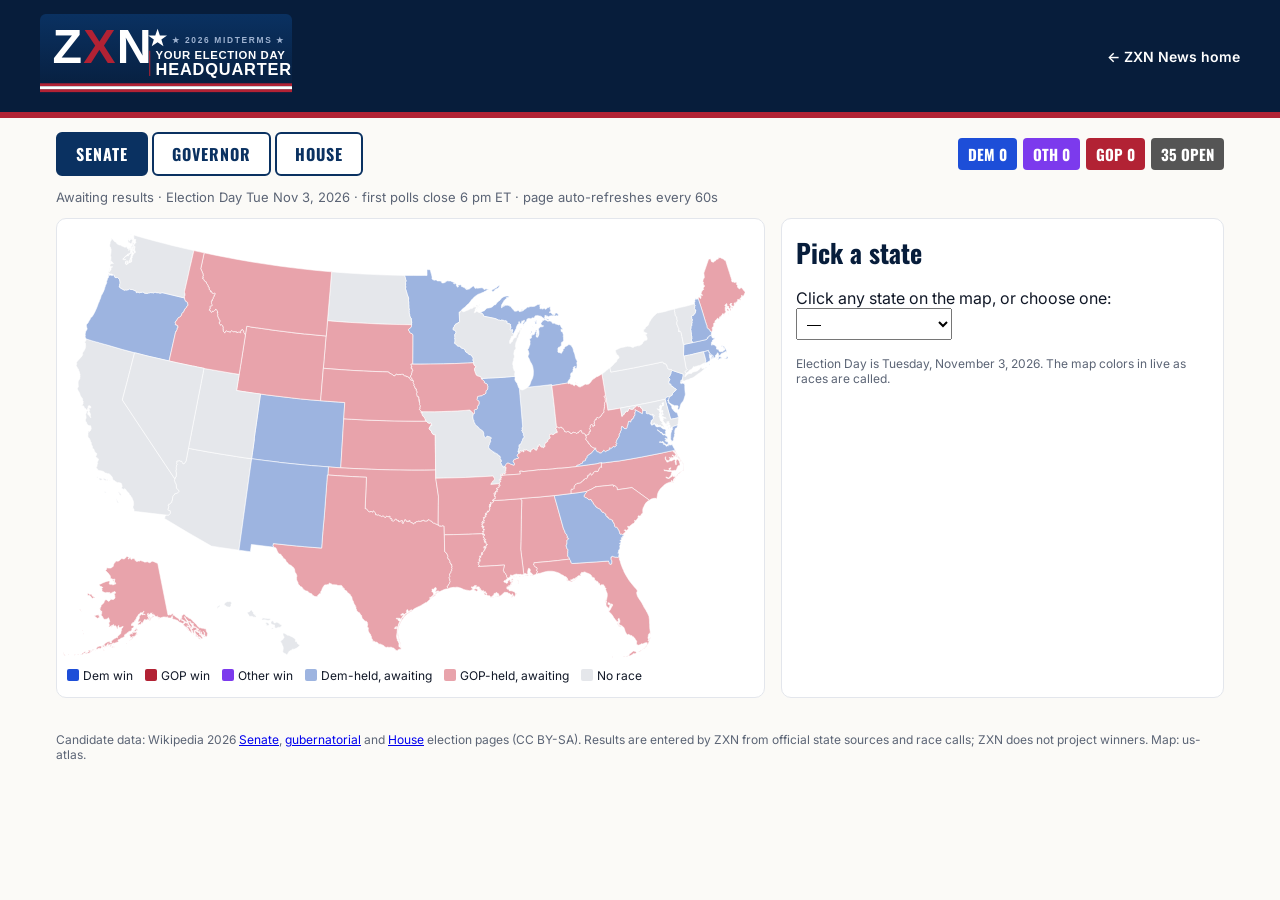
<file: election/index.html>
<!doctype html><html lang="en"><head><meta charset="utf-8"><meta name="viewport" content="width=device-width,initial-scale=1">
<title>ZXN · Your Election Day Headquarters · 2026 Midterms</title>
<link rel="icon" href="../assets/election/zxn-icon.svg">
<link href="https://fonts.googleapis.com/css2?family=Oswald:wght@500;700&family=Inter:wght@400;600;800&display=swap" rel="stylesheet">
<style>
:root{--red:#B22234;--blue:#0A3161;--navy:#071d3b;--line:#e3e6ec;--muted:#5b6475;--paper:#fbfaf7}
*{box-sizing:border-box}body{margin:0;font-family:Inter,system-ui,sans-serif;background:var(--paper);color:#111827}
header{background:var(--navy);padding:14px 16px;border-bottom:6px solid var(--red)}
header .in{max-width:1200px;margin:auto;display:flex;align-items:center;gap:16px;flex-wrap:wrap;justify-content:space-between}
header img{height:84px;max-width:100%}header a.home{color:#fff;font-weight:600;text-decoration:none;font-size:14px}
.wrap{max-width:1200px;margin:auto;padding:14px 16px}
.bar{display:flex;gap:10px;flex-wrap:wrap;align-items:center;justify-content:space-between}
.tabs button{font:700 16px Oswald,sans-serif;letter-spacing:1px;border:2px solid var(--blue);background:#fff;color:var(--blue);padding:8px 18px;cursor:pointer;border-radius:6px}
.tabs button.on{background:var(--blue);color:#fff}
#status{font-size:13px;color:var(--muted)}#status b{color:var(--red)}
.count{display:flex;gap:6px;font:700 15px Oswald,sans-serif}.count span{padding:5px 10px;border-radius:4px;color:#fff}
.grid{display:grid;grid-template-columns:1.6fr 1fr;gap:16px}@media(max-width:860px){.grid{grid-template-columns:1fr}header img{height:60px}}
#map{background:#fff;border:1px solid var(--line);border-radius:10px;padding:6px}svg{width:100%;height:auto;display:block}
path.st{stroke:#fff;stroke-width:.8;cursor:pointer}path.st:hover{stroke:#111;stroke-width:2}path.sel{stroke:#000;stroke-width:2.5}
.legend{display:flex;gap:12px;flex-wrap:wrap;font-size:12px;margin:8px 4px}.legend i{display:inline-block;width:12px;height:12px;border-radius:2px;margin-right:4px;vertical-align:-1px}
#panel{background:#fff;border:1px solid var(--line);border-radius:10px;padding:14px;max-height:640px;overflow:auto}
#panel h2{font:700 26px Oswald,sans-serif;margin:0 0 4px;color:var(--navy)}.race{border-top:1px solid var(--line);padding:10px 0}
.race h3{margin:0 0 4px;font:600 16px Oswald,sans-serif;color:var(--blue)}.meta{font-size:12px;color:var(--muted);margin-bottom:6px}
.c{display:flex;justify-content:space-between;padding:4px 6px;border-left:5px solid #999;margin:3px 0;background:#f6f7f9;font-size:14px}
.c.D{border-color:#1d4ed8}.c.R{border-color:var(--red)}.c.win{font-weight:800;background:#fff6d6}
.tag{font-size:11px;font-weight:800;padding:2px 6px;border-radius:3px;background:#eee}.tag.live{background:var(--red);color:#fff}
footer{font-size:12px;color:var(--muted);padding:20px 16px;max-width:1200px;margin:auto}
select{padding:6px;font-size:14px}
</style></head><body>
<header><div class="in"><img src="../assets/election/zxn-election-logo.svg" alt="ZXN — Your Election Day Headquarters"><a class="home" href="../">← ZXN News home</a></div></header>
<div class="wrap">
 <div class="bar"><div class="tabs"><button data-k="senate" class="on">SENATE</button> <button data-k="governor">GOVERNOR</button> <button data-k="house">HOUSE</button></div>
 <div class="count" id="count"></div></div>
 <p id="status">Loading…</p>
 <div class="grid"><div id="map"><svg id="svg" viewBox="0 0 975 610"></svg>
  <div class="legend"><span><i style="background:#1d4ed8"></i>Dem win</span><span><i style="background:#B22234"></i>GOP win</span><span><i style="background:#7c3aed"></i>Other win</span><span><i style="background:#9db4e0"></i>Dem-held, awaiting</span><span><i style="background:#e8a3ab"></i>GOP-held, awaiting</span><span><i style="background:#e5e7eb"></i>No race</span></div></div>
 <div id="panel"><h2>Pick a state</h2><p>Click any state on the map, or choose one: <select id="pick"></select></p><p class="meta">Election Day is Tuesday, November 3, 2026. The map colors in live as races are called.</p></div></div>
</div>
<footer>Candidate data: Wikipedia 2026 <a href="https://en.wikipedia.org/wiki/2026_United_States_Senate_elections">Senate</a>, <a href="https://en.wikipedia.org/wiki/2026_United_States_gubernatorial_elections">gubernatorial</a> and <a href="https://en.wikipedia.org/wiki/2026_United_States_House_of_Representatives_elections">House</a> election pages (CC BY-SA). Results are entered by ZXN from official state sources and race calls; ZXN does not project winners. Map: us-atlas.</footer>
<script src="vendor/d3.min.js"></script><script src="vendor/topojson.min.js"></script>
<script>
const D={},K={tab:"senate",sel:null,res:{races:{}},polls:{}};
const pc=p=>/^(Dem|DFL)/i.test(p)?"D":/^Rep/i.test(p)?"R":"O";
const COL={D:"#1d4ed8",R:"#B22234",O:"#7c3aed"},LIGHT={D:"#9db4e0",R:"#e8a3ab",O:"#d8c8f5"};
const key=(t,r)=>t+":"+(t==="governor"?r.state:r.label);
const esc=s=>String(s).replace(/[&<>"]/g,c=>({"&":"&amp;","<":"&lt;",">":"&gt;",'"':"&quot;"}[c]));
function racesFor(st){return (D[K.tab]||[]).filter(r=>r.state===st)}
function color(st){const rs=racesFor(st);if(!rs.length)return"#e5e7eb";
 const won=rs.map(r=>K.res.races[key(K.tab,r)]).filter(x=>x&&x.called);
 if(won.length){const c={};won.forEach(w=>c[pc(w.party)]=(c[pc(w.party)]||0)+1);const top=Object.entries(c).sort((a,b)=>b[1]-a[1])[0][0];return COL[top]}
 const c={};rs.forEach(r=>{const p=pc(r.incumbent_party||"");c[p]=(c[p]||0)+1});return LIGHT[Object.entries(c).sort((a,b)=>b[1]-a[1])[0][0]]}
function paint(){d3.selectAll("path.st").attr("fill",d=>color(d.properties.name)).classed("sel",d=>d.properties.name===K.sel);
 const rs=D[K.tab]||[];const c={D:0,R:0,O:0};rs.forEach(r=>{const w=K.res.races[key(K.tab,r)];if(w&&w.called)c[pc(w.party)]++});
 document.getElementById("count").innerHTML=`<span style="background:#1d4ed8">DEM ${c.D}</span><span style="background:#7c3aed">OTH ${c.O}</span><span style="background:#B22234">GOP ${c.R}</span><span style="background:#555">${rs.length-c.D-c.R-c.O} OPEN</span>`;
 if(K.sel)show(K.sel)}
function show(st){K.sel=st;const rs=racesFor(st);const p=document.getElementById("panel");
 const name={senate:"Senate",governor:"Governor",house:"House"}[K.tab];
 let h=`<h2>${esc(st)} · ${name}</h2><p class="meta">Polls close: ${esc(K.polls[st]||K.polls[st+" (special)"]||"see state election office")}</p>`;
 if(!rs.length)h+=`<p>No ${name} race in ${esc(st)} in 2026.</p>`;
 rs.forEach(r=>{const w=K.res.races[key(K.tab,r)]||{};
  const tag=w.called?`<span class="tag live">CALLED</span>`:w.pct_reporting!=null?`<span class="tag">${w.pct_reporting}% reporting</span>`:`<span class="tag">Awaiting results</span>`;
  h+=`<div class="race"><h3>${esc(K.tab==="house"?r.label:r.label)} ${tag}</h3><div class="meta">Incumbent: ${esc(r.incumbent)}${r.incumbent_party?" ("+esc(r.incumbent_party)+")":""} · ${esc(r.status)}</div>`;
  r.candidates.forEach(c=>{const win=w.called&&w.winner===c.name;const v=w.votes&&w.votes[c.name]!=null?w.votes[c.name].toLocaleString()+" votes":"";
   h+=`<div class="c ${pc(c.party)} ${win?"win":""}"><span>${win?"✔ ":""}${esc(c.name)}</span><span>${esc(c.party)} ${v}</span></div>`});
  if(w.source)h+=`<div class="meta">Result source: <a href="${esc(w.source)}" target="_blank" rel="noopener">${esc(w.source)}</a></div>`;
  h+=`</div>`});
 p.innerHTML=h+`<p class="meta"><a href="#" onclick="K.sel=null;location.reload();return false">All states</a></p>`;
 d3.selectAll("path.st").classed("sel",d=>d.properties.name===K.sel)}
async function poll(){try{const r=await fetch("../data/election/results.json?t="+Date.now());K.res=await r.json();
 const n=Object.keys(K.res.races||{}).length;
 document.getElementById("status").innerHTML=n?`<b>● LIVE</b> results updated ${new Date(K.res.updated).toLocaleString()} · auto-refreshing every 60s`:`Awaiting results · Election Day Tue Nov 3, 2026 · first polls close 6 pm ET · page auto-refreshes every 60s`;paint()}catch(e){}}
(async()=>{const [us,s,g,h,pl]=await Promise.all(["vendor/states-albers-10m.json","../data/election/senate.json","../data/election/governor.json","../data/election/house.json","../data/election/polls.json"].map(u=>fetch(u).then(r=>r.json())));
 D.senate=s.races;D.governor=g.races;D.house=h.races;K.polls=pl.poll_close_eastern||{};
 const feats=topojson.feature(us,us.objects.states).features;const path=d3.geoPath();
 d3.select("#svg").selectAll("path").data(feats).join("path").attr("class","st").attr("d",path).on("click",(e,d)=>show(d.properties.name)).append("title").text(d=>d.properties.name);
 const sel=document.getElementById("pick");sel.innerHTML="<option>—</option>"+feats.map(f=>f.properties.name).sort().map(n=>`<option>${n}</option>`).join("");
 document.addEventListener("change",e=>{if(e.target.id==="pick")show(e.target.value)});
 document.querySelectorAll(".tabs button").forEach(b=>b.onclick=()=>{document.querySelectorAll(".tabs button").forEach(x=>x.classList.toggle("on",x===b));K.tab=b.dataset.k;paint();if(K.sel)show(K.sel)});
 const q=new URLSearchParams(location.search);if(q.get('tab'))document.querySelector(`.tabs button[data-k=${q.get('tab')}]`)?.click();if(q.get('state'))show(q.get('state'));
 await poll();setInterval(poll,60000)})();
</script></body></html>
</file>
